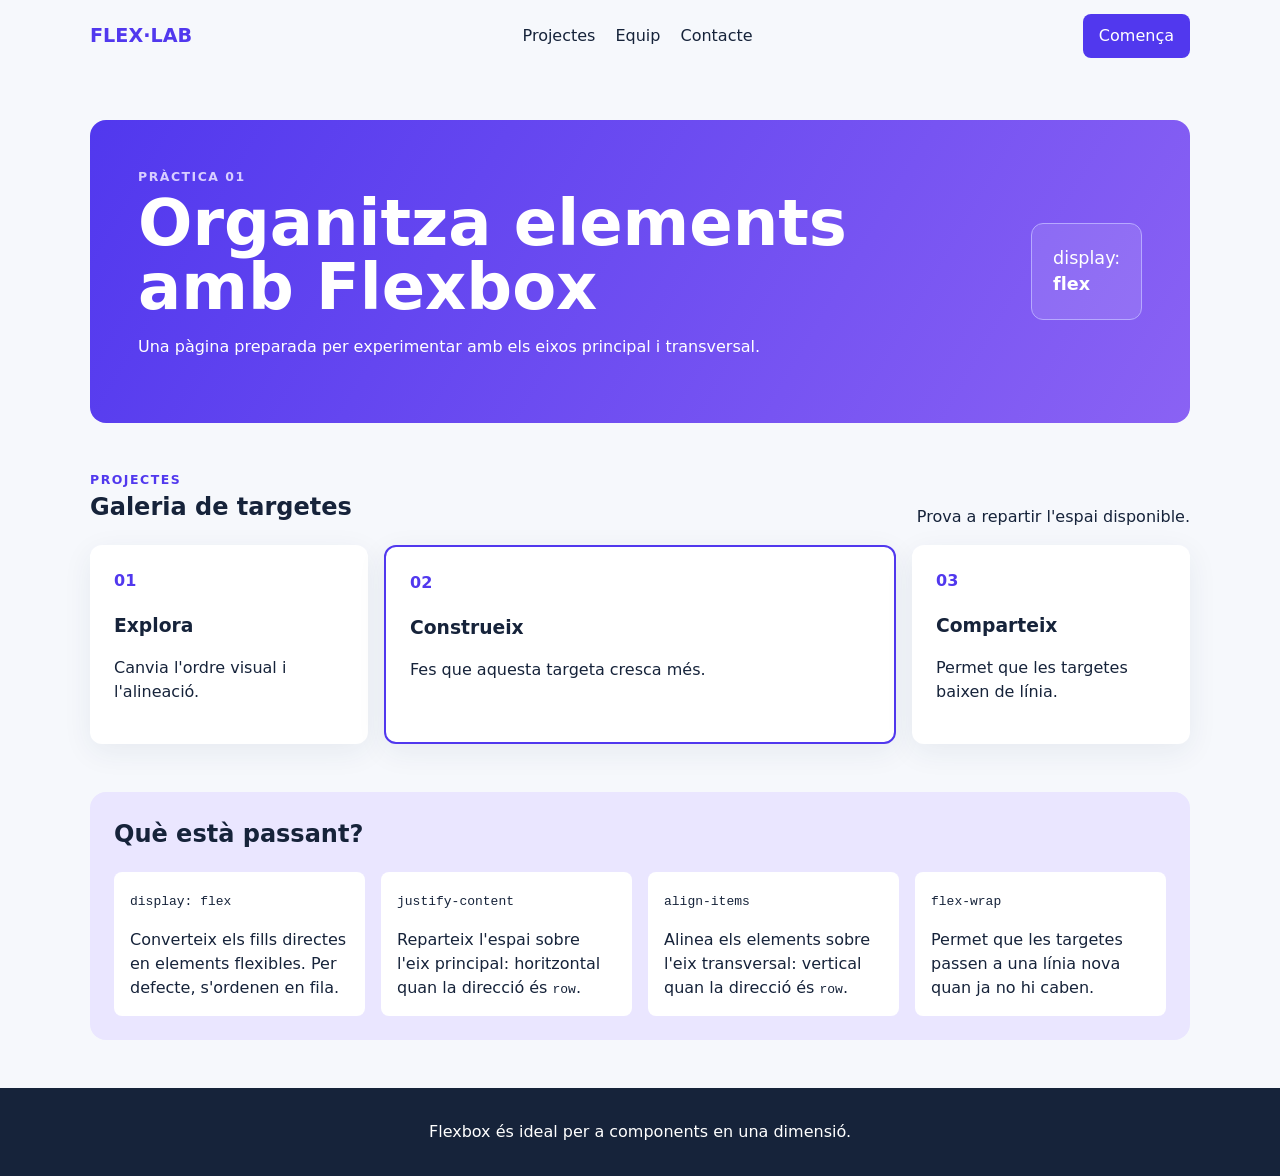
<file: flexbox/index.html>
<!doctype html>
<html lang="ca">
<head>
  <meta charset="utf-8">
  <meta name="viewport" content="width=device-width, initial-scale=1">
  <title>Pràctica Flexbox</title>
  <link rel="stylesheet" href="styles.css">
</head>
<body>
  <header class="capcalera contenidor">
    <a class="marca" href="#inici">FLEX·LAB</a>
    <nav aria-label="Navegació principal">
      <ul class="menu"><li><a href="#projectes">Projectes</a></li><li><a href="#equip">Equip</a></li><li><a href="#contacte">Contacte</a></li></ul>
    </nav>
    <a class="boto" href="#contacte">Comença</a>
  </header>

  <main id="inici" class="contenidor">
    <section class="hero">
      <div><p class="etiqueta">PRÀCTICA 01</p><h1>Organitza elements amb Flexbox</h1><p>Una pàgina preparada per experimentar amb els eixos principal i transversal.</p></div>
      <div class="caixa-destacada">display:<br><strong>flex</strong></div>
    </section>

    <section id="projectes">
      <div class="titol-seccio"><div><p class="etiqueta">PROJECTES</p><h2>Galeria de targetes</h2></div><p>Prova a repartir l'espai disponible.</p></div>
      <div class="targetes">
        <article class="targeta"><span>01</span><h3>Explora</h3><p>Canvia l'ordre visual i l'alineació.</p></article>
        <article class="targeta destacada"><span>02</span><h3>Construeix</h3><p>Fes que aquesta targeta cresca més.</p></article>
        <article class="targeta"><span>03</span><h3>Comparteix</h3><p>Permet que les targetes baixen de línia.</p></article>
      </div>
    </section>

    <section class="explicacio" id="equip"><h2>Què està passant?</h2><div class="conceptes"><article><code>display: flex</code><p>Converteix els fills directes en elements flexibles. Per defecte, s'ordenen en fila.</p></article><article><code>justify-content</code><p>Reparteix l'espai sobre l'eix principal: horitzontal quan la direcció és <code>row</code>.</p></article><article><code>align-items</code><p>Alinea els elements sobre l'eix transversal: vertical quan la direcció és <code>row</code>.</p></article><article><code>flex-wrap</code><p>Permet que les targetes passen a una línia nova quan ja no hi caben.</p></article></div></section>
  </main>
  <footer id="contacte">Flexbox és ideal per a components en una dimensió.</footer>
</body>
</html>
</file>
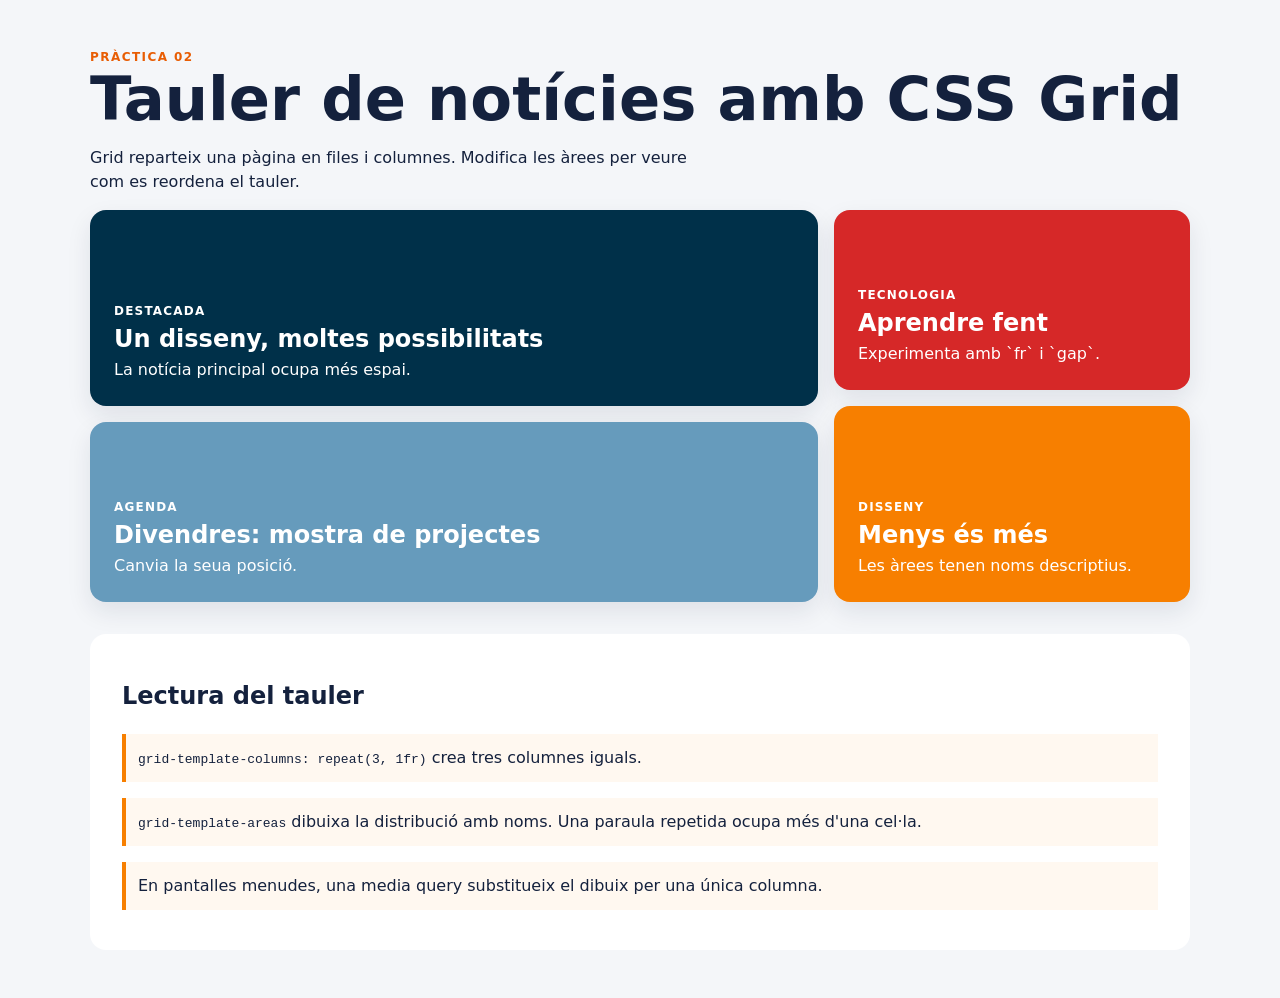
<file: grid/index.html>
<!doctype html>
<html lang="ca">
  <head>
    <meta charset="utf-8" />
    <meta name="viewport" content="width=device-width, initial-scale=1" />
    <title>Pràctica Grid</title>
    <link rel="stylesheet" href="styles.css" />
  </head>
  <body>
    <main class="contenidor">
      <p class="etiqueta">PRÀCTICA 02</p>
      <h1>Tauler de notícies amb CSS Grid</h1>
      <p class="introduccio">
        Grid reparteix una pàgina en files i columnes. Modifica les àrees per
        veure com es reordena el tauler.
      </p>
      <section class="tauler">
        <article class="article principal">
          <p>DESTACADA</p>
          <h2>Un disseny, moltes possibilitats</h2>
          <span>La notícia principal ocupa més espai.</span>
        </article>
        <article class="article tecnologia">
          <p>TECNOLOGIA</p>
          <h2>Aprendre fent</h2>
          <span>Experimenta amb `fr` i `gap`.</span>
        </article>
        <article class="article disseny">
          <p>DISSENY</p>
          <h2>Menys és més</h2>
          <span>Les àrees tenen noms descriptius.</span>
        </article>
        <article class="article agenda">
          <p>AGENDA</p>
          <h2>Divendres: mostra de projectes</h2>
          <span>Canvia la seua posició.</span>
        </article>
      </section>
      <section class="explicacio">
        <h2>Lectura del tauler</h2>
        <div>
          <p>
            <code>grid-template-columns: repeat(3, 1fr)</code> crea tres
            columnes iguals.
          </p>
          <p>
            <code>grid-template-areas</code> dibuixa la distribució amb noms.
            Una paraula repetida ocupa més d'una cel·la.
          </p>
          <p>
            En pantalles menudes, una media query substitueix el dibuix per una
            única columna.
          </p>
        </div>
      </section>
    </main>
  </body>
</html>
</file>
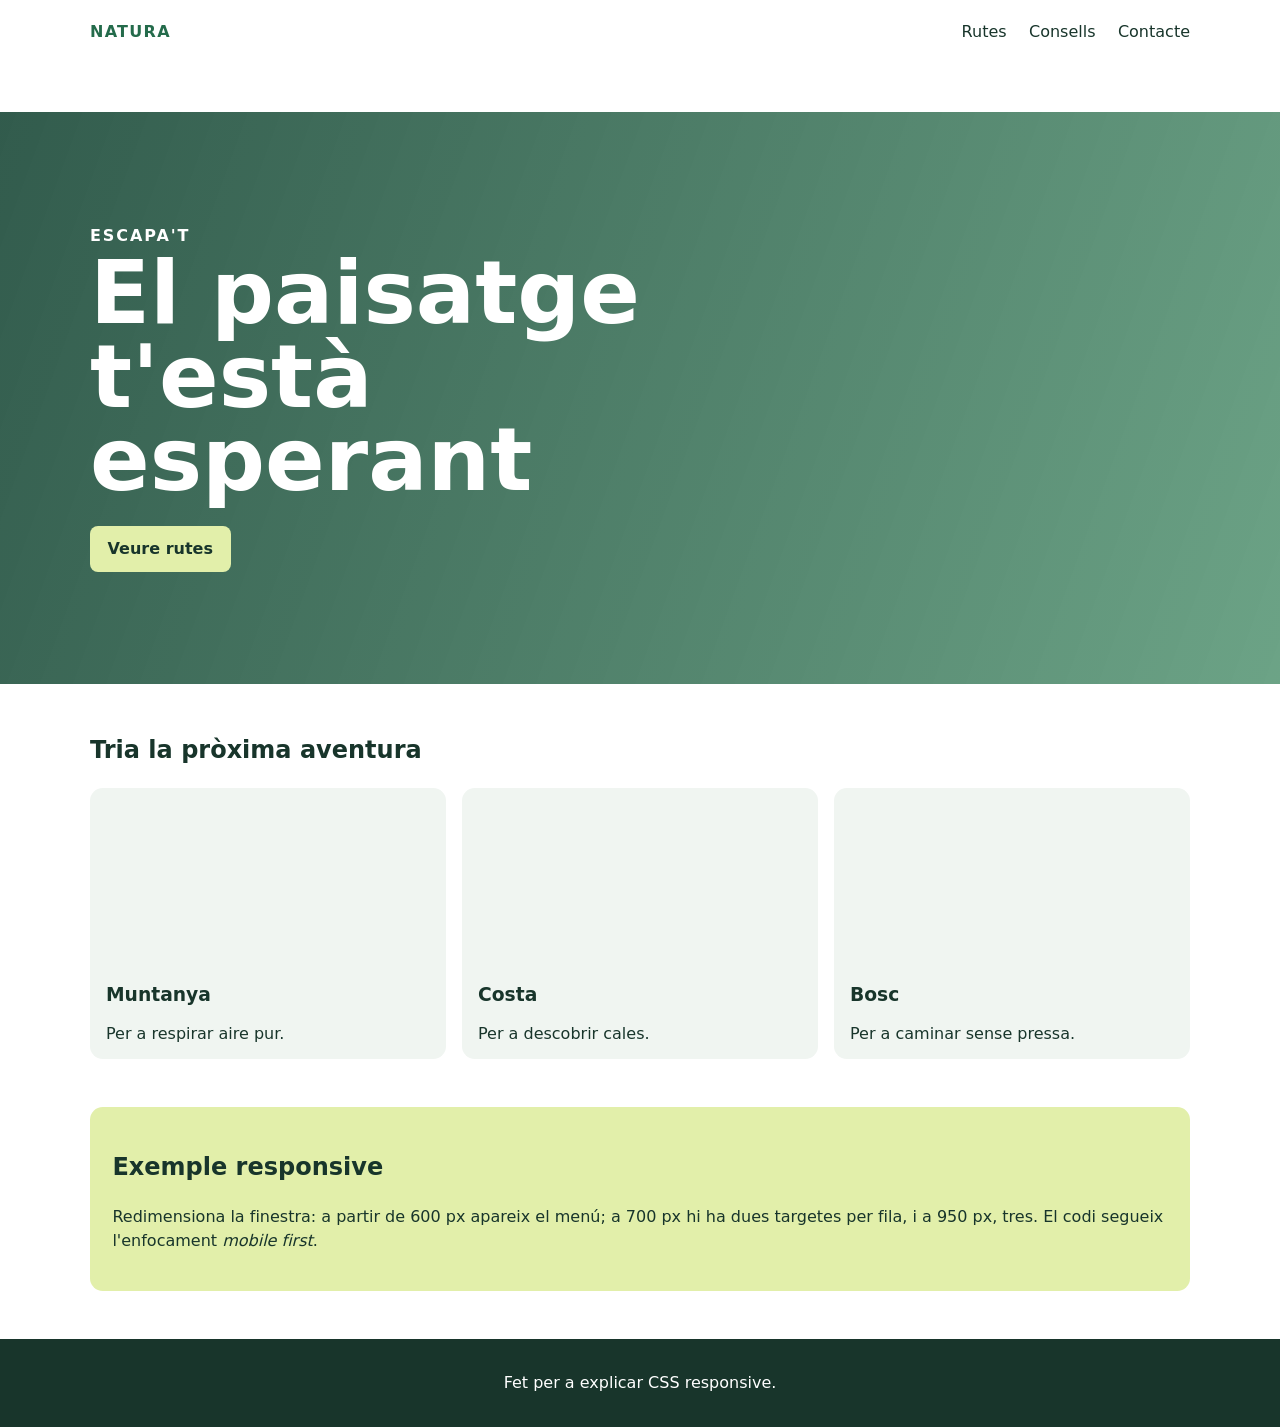
<file: responsive/index.html>
<!doctype html>
<html lang="ca">
  <head>
    <meta charset="utf-8" />
    <meta name="viewport" content="width=device-width, initial-scale=1" />
    <title>Pràctica Responsive</title>
    <link rel="stylesheet" href="styles.css" />
  </head>
  <body>
    <header>
      <div class="barra contenidor">
        <a class="marca" href="#">NATURA</a
        ><button class="menu-boto" aria-label="Obri el menú">☰</button>
        <nav>
          <a href="#rutes">Rutes</a><a href="#consells">Consells</a
          ><a href="#contacte">Contacte</a>
        </nav>
      </div>
    </header>
    <main>
      <section class="hero">
        <div class="contenidor">
          <p>ESCAPA'T</p>
          <h1>El paisatge t'està esperant</h1>
          <a class="boto" href="#rutes">Veure rutes</a>
        </div>
      </section>
      <section id="rutes" class="contenidor">
        <h2>Tria la pròxima aventura</h2>
        <div class="rutes">
          <article>
            <div class="imatge muntanya"></div>
            <h3>Muntanya</h3>
            <p>Per a respirar aire pur.</p>
          </article>
          <article>
            <div class="imatge costa"></div>
            <h3>Costa</h3>
            <p>Per a descobrir cales.</p>
          </article>
          <article>
            <div class="imatge bosc"></div>
            <h3>Bosc</h3>
            <p>Per a caminar sense pressa.</p>
          </article>
        </div>
      </section>
      <section id="consells" class="avis contenidor">
        <h2>Exemple responsive</h2>
        <p>
          Redimensiona la finestra: a partir de 600 px apareix el menú; a 700 px
          hi ha dues targetes per fila, i a 950 px, tres. El codi segueix
          l'enfocament <em>mobile first</em>.
        </p>
      </section>
    </main>
    <footer id="contacte">Fet per a explicar CSS responsive.</footer>
  </body>
</html>
</file>
<file: flexbox/styles.css>
/* Exemple viu de Flexbox. Prova de canviar una propietat i guarda el fitxer. */
* {
  box-sizing: border-box;
}
body {
  margin: 0;
  font-family: system-ui, sans-serif;
  color: #16233a;
  background: #f6f8fc;
  line-height: 1.5;
}
.contenidor {
  width: min(1100px, 92%);
  margin-inline: auto;
}
.capcalera {
  min-height: 72px;
  display: flex;
  justify-content: space-between;
  align-items: center;
  gap: 1rem;
}
.marca {
  color: #5138ee;
  font-size: 1.2rem;
  font-weight: 800;
  text-decoration: none;
}
.menu {
  display: flex;
  gap: 1.25rem;
  list-style: none;
  margin: 0;
  padding: 0;
}
a {
  color: inherit;
  text-decoration: none;
}
.boto {
  display: inline-block;
  padding: 0.6rem 1rem;
  border-radius: 0.5rem;
  color: white;
  background: #5138ee;
}
.hero {
  min-height: 260px;
  padding: 3rem;
  border-radius: 1rem;
  color: white;
  background: linear-gradient(120deg, #5138ee, #8a62f4);
  display: flex;
  justify-content: space-between;
  align-items: center;
  gap: 2rem;
}
h1 {
  max-width: 16ch;
  margin: 0.25rem 0;
  font-size: clamp(2rem, 6vw, 4rem);
  line-height: 1;
}
h2 {
  margin-top: 0;
}
.etiqueta {
  margin: 0;
  color: #d8ceff;
  font-size: 0.78rem;
  font-weight: 700;
  letter-spacing: 0.12em;
}
.caixa-destacada {
  padding: 1.3rem;
  border: 1px solid #b7a9ff;
  border-radius: 0.75rem;
  background: #ffffff1c;
  font-size: 1.1rem;
}
section {
  margin-block: 3rem;
}
.titol-seccio {
  display: flex;
  justify-content: space-between;
  align-items: end;
}
.titol-seccio .etiqueta {
  color: #5138ee;
}
.targetes {
  display: flex;
  flex-wrap: wrap;
  gap: 1rem;
}
.targeta {
  flex: 1;
  min-width: 180px;
  padding: 1.5rem;
  border-radius: 0.75rem;
  background: white;
  box-shadow: 0 8px 30px #20335b12;
}
.targeta span {
  color: #5138ee;
  font-weight: 800;
}
.targeta h3 {
  margin-bottom: 0;
}
.destacada {
  flex-grow: 2;
  border: 2px solid #5138ee;
}
.explicacio {
  padding: 1.5rem;
  border-radius: 1rem;
  background: #eae6ff;
}
.conceptes {
  display: flex;
  flex-wrap: wrap;
  gap: 1rem;
}
.conceptes article {
  flex: 1 1 200px;
  padding: 1rem;
  border-radius: 0.5rem;
  background: white;
}
.conceptes p {
  margin-bottom: 0;
}
footer {
  padding: 2rem;
  text-align: center;
  color: white;
  background: #16233a;
}
@media (max-width: 600px) {
  .capcalera,
  .hero,
  .titol-seccio {
    flex-direction: column;
    align-items: flex-start;
  }
  .capcalera {
    padding-block: 1rem;
  }
  .menu {
    flex-wrap: wrap;
  }
}
</file>
<file: grid/styles.css>
* {
  box-sizing: border-box;
}
body {
  margin: 0;
  background: #f4f6f9;
  color: #14213d;
  font-family: system-ui, sans-serif;
  line-height: 1.5;
}
.contenidor {
  width: min(1100px, 92%);
  margin: 3rem auto;
}
.etiqueta {
  margin: 0;
  color: #e85d04;
  font-size: 0.75rem;
  font-weight: 800;
  letter-spacing: 0.12em;
}
h1 {
  margin: 0.2rem 0;
  font-size: clamp(2rem, 5vw, 3.8rem);
  line-height: 1;
}
.introduccio {
  max-width: 62ch;
}
.tauler {
  display: grid;
  gap: 1rem;
  grid-template-columns: repeat(3, 1fr);
  grid-template-areas: "principal principal tecnologia" "principal principal disseny" "agenda agenda disseny";
}
.article {
  min-height: 180px;
  padding: 1.5rem;
  border-radius: 1rem;
  display: flex;
  flex-direction: column;
  justify-content: end;
  color: white;
  box-shadow: 0 10px 25px #14213d18;
}
.article p {
  margin: 0;
  font-size: 0.75rem;
  font-weight: 800;
  letter-spacing: 0.1em;
}
.article h2 {
  margin: 0.35rem 0;
  line-height: 1.1;
}
.principal {
  grid-area: principal;
  background: #003049;
}
.tecnologia {
  grid-area: tecnologia;
  background: #d62828;
}
.disseny {
  grid-area: disseny;
  background: #f77f00;
}
.agenda {
  grid-area: agenda;
  background: #669bbc;
}
.explicacio {
  margin-top: 2rem;
  padding: 1.5rem 2rem;
  background: white;
  border-radius: 1rem;
}
.explicacio p {
  padding: 0.75rem;
  border-left: 4px solid #f77f00;
  background: #fff8f0;
}
@media (max-width: 650px) {
  .tauler {
    grid-template-columns: 1fr;
    grid-template-areas: "principal" "tecnologia" "disseny" "agenda";
  }
}
</file>
<file: responsive/styles.css>
/* Mobile first: aquestes regles són per a pantalles menudes. */
* {
  box-sizing: border-box;
}
body {
  margin: 0;
  font-family: system-ui, sans-serif;
  color: #18352b;
  line-height: 1.5;
}
.contenidor {
  width: min(1100px, 90%);
  margin-inline: auto;
}
header {
  background: #fff;
}
.barra {
  min-height: 64px;
  display: flex;
  align-items: center;
  justify-content: space-between;
}
.marca {
  color: #246b4b;
  font-weight: 900;
  letter-spacing: 0.08em;
  text-decoration: none;
}
nav {
  display: none;
  gap: 1.4rem;
}
nav a {
  color: inherit;
  text-decoration: none;
}
.menu-boto {
  border: 0;
  background: none;
  font-size: 1.6rem;
}
.hero {
  padding: 5rem 0;
  color: white;
  background:
    linear-gradient(110deg, #124231dd, #2a7a50b0),
    url("https://images.unsplash.com/photo-1464822759023-fed622ff2c3b?auto=format&fit=crop&w=1600&q=80")
      center/cover;
}
.hero p {
  margin: 0;
  letter-spacing: 0.12em;
  font-weight: 800;
}
.hero h1 {
  max-width: 12ch;
  margin: 0.2rem 0 1.5rem;
  font-size: clamp(2.5rem, 10vw, 5.5rem);
  line-height: 0.95;
}
.boto {
  display: inline-block;
  padding: 0.7rem 1.1rem;
  border-radius: 0.5rem;
  color: #18352b;
  background: #e2efaa;
  font-weight: 700;
  text-decoration: none;
}
section {
  margin-block: 3rem;
}
.rutes {
  display: grid;
  grid-template-columns: 1fr;
  gap: 1rem;
}
.rutes article {
  overflow: hidden;
  border-radius: 0.8rem;
  background: #f0f5f1;
}
.rutes h3,
.rutes p {
  margin: 0.8rem 1rem;
}
.imatge {
  height: 180px;
  background-position: center;
  background-size: cover;
}
.muntanya {
  background-image: url("https://images.unsplash.com/photo-1464278533981-50106e6176b1?auto=format&fit=crop&w=900&q=80");
}
.costa {
  background-image: url("https://images.unsplash.com/photo-1507525428034-b723cf961d3e?auto=format&fit=crop&w=900&q=80");
}
.bosc {
  background-image: url("https://images.unsplash.com/photo-1448375240586-882707db888b?auto=format&fit=crop&w=900&q=80");
}
.avis {
  padding: 1.4rem;
  border-radius: 0.8rem;
  background: #e2efaa;
}
footer {
  padding: 2rem;
  text-align: center;
  color: white;
  background: #18352b;
}
/* Millores progressives per a pantalles més amples. */
@media (min-width: 600px) {
  nav {
    display: flex;
  }
  .menu-boto {
    display: none;
  }
  .hero {
    padding-block: 7rem;
  }
}
@media (min-width: 700px) {
  .rutes {
    grid-template-columns: repeat(2, 1fr);
  }
}
@media (min-width: 950px) {
  .rutes {
    grid-template-columns: repeat(3, 1fr);
  }
}
</file>
